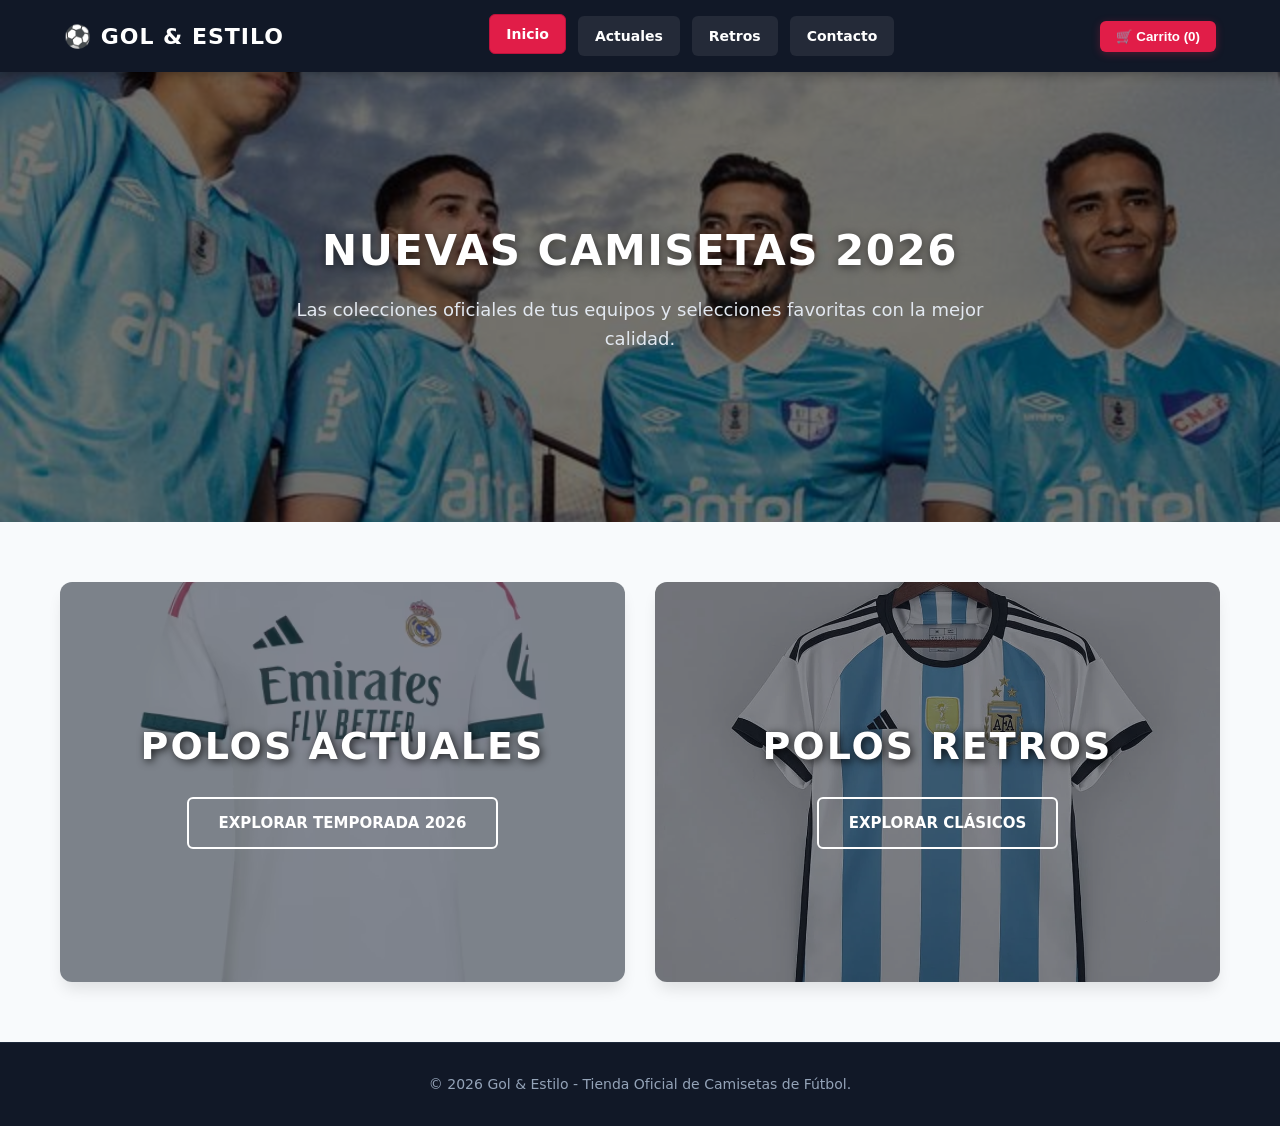
<file: index.html>
<!DOCTYPE html>
<html lang="es">
<head>
    <meta charset="UTF-8">
    <meta name="viewport" content="width=device-width, initial-scale=1.0">
    <title>Gol & Estilo | Tienda de Camisetas de Fútbol</title>
    <link rel="stylesheet" href="estil/lin.css">
</head>
<body>
    <header class="header-tienda">
        <div class="logo-tienda">
            <h1>⚽ GOL & ESTILO</h1>
        </div>
        <nav class="nav-tienda">
            <a href="lin.html" class="btn-nav activo">Inicio</a>
            <a href="html/actuales.html" class="btn-nav">Actuales</a>
            <a href="html/retros.html" class="btn-nav">Retros</a>
            <a href="html/contactame.html" class="btn-nav">Contacto</a>
        </nav>
        <div class="header-carrito">
            <button class="btn-carrito" onclick="abrirCarrito()">🛒 Carrito (<span id="cart-count">0</span>)</button>
        </div>
    </header>

    <main class="main-contenido">
        <section id="inicio" class="hero">
            <div class="carrusel-fondo">
                <div class="slide activo" style="background-image: url('img/fond.jpg');"></div>
                <div class="slide" style="background-image: url('https://images.unsplash.com/photo-1560272564-c83b66b1ad12?ixlib=rb-4.0.3&auto=format&fit=crop&w=1920&q=80');"></div>
                <div class="slide" style="background-image: url('https://images.unsplash.com/photo-1526232761682-d26e03ac148e?ixlib=rb-4.0.3&auto=format&fit=crop&w=1920&q=80');"></div>
            </div>
            <div class="hero-overlay">
                <h2>NUEVAS CAMISETAS 2026</h2>
                <p>Las colecciones oficiales de tus equipos y selecciones favoritas con la mejor calidad.</p>
            </div>
        </section>
        </section>
        <section class="botones-catalogo">
            <a href="html/actuales.html" class="recuadro-btn" style="background-image: url('img/camisa-real-madrid.jpg');">
                <div class="recuadro-overlay">
                    <h3>POLOS ACTUALES</h3>
                    <span class="btn-falso">Explorar Temporada 2026</span>
                </div>
            </a>
            <a href="html/retros.html" class="recuadro-btn" style="background-image: url('img/camisa-argentina.jpg');">
                <div class="recuadro-overlay">
                    <h3>POLOS RETROS</h3>
                    <span class="btn-falso">Explorar Clásicos</span>
                </div>
            </a>
        </section>
    </main>

    <div id="modal-carrito" class="modal-overlay">
        <div class="modal-content">
            <div class="modal-header">
                <h2>🛒 Tu Carrito de Compras</h2>
                <button class="btn-cerrar" onclick="cerrarCarrito()">&times;</button>
            </div>
            <div class="modal-body">
                <div id="carrito-lista"></div>
                <div id="carrito-vacio" class="mensaje-vacio">
                    <p>Tu carrito está vacío actualmente ⚽</p>
                </div>
            </div>
            <div class="modal-footer">
                <div class="resumen-total">
                    <span>Total a pagar:</span>
                    <strong id="carrito-total">$0.00 USD</strong>
                </div>
                <button class="btn-primary btn-checkout" onclick="procesarPago()">FINALIZAR COMPRA</button>
            </div>
        </div>
    </div>

    <footer class="footer-tienda">
        <p>&copy; 2026 Gol & Estilo - Tienda Oficial de Camisetas de Fútbol.</p>
    </footer>


    <script>

        let slideActual = 0;
        const slides = document.querySelectorAll('.carrusel-fondo .slide');
        function cambiarSlide() {
            if(slides.length > 0) {
                slides[slideActual].classList.remove('activo');
                slideActual = (slideActual + 1) % slides.length;
                slides[slideActual].classList.add('activo');
            }
        }
        if(slides.length > 0) { setInterval(cambiarSlide, 4000); }


        let carrito = JSON.parse(localStorage.getItem('carritoGolyEstilo')) || [];
        document.addEventListener('DOMContentLoaded', actualizarCarrito);

        function cambiarCantidad(index, cambio) {
            carrito[index].cantidad += cambio;
            if (carrito[index].cantidad <= 0) carrito.splice(index, 1);
            actualizarCarrito();
        }

        function eliminarItem(index) {
            carrito.splice(index, 1);
            actualizarCarrito();
        }

        function actualizarCarrito() {
            localStorage.setItem('carritoGolyEstilo', JSON.stringify(carrito));
            const listaHTML = document.getElementById('carrito-lista');
            const totalHTML = document.getElementById('carrito-total');
            const contadorHTML = document.getElementById('cart-count');
            const vacioHTML = document.getElementById('carrito-vacio');

            if(!listaHTML) return;
            listaHTML.innerHTML = '';
            let total = 0;
            let totalCantidad = 0;

            if (carrito.length === 0) {
                vacioHTML.style.display = 'block';
            } else {
                vacioHTML.style.display = 'none';
                carrito.forEach((item, index) => {
                    let subtotal = item.precio * item.cantidad;
                    total += subtotal;
                    totalCantidad += item.cantidad;

                    listaHTML.innerHTML += `
                        <div class="item-carrito">
                            <img src="${item.imagen}" alt="${item.nombre}" class="img-carrito">
                            <div class="info-item">
                                <h5 style="font-size:12px;">${item.nombre}</h5>
                                <p>$${item.precio.toFixed(2)} USD</p>
                            </div>
                            <div class="controles-cantidad">
                                <button onclick="cambiarCantidad(${index}, -1)">-</button>
                                <span>${item.cantidad}</span>
                                <button onclick="cambiarCantidad(${index}, 1)">+</button>
                            </div>
                            <button class="btn-eliminar" onclick="eliminarItem(${index})">🗑</button>
                        </div>
                    `;
                });
            }

            totalHTML.textContent = `$${total.toFixed(2)} USD`;
            contadorHTML.textContent = totalCantidad;
        }

        function abrirCarrito() { document.getElementById('modal-carrito').classList.add('activo'); }
        function cerrarCarrito() { document.getElementById('modal-carrito').classList.remove('activo'); }

        function procesarPago() {
            if (carrito.length === 0) {
                alert('El carrito está vacío.');
                return;
            }
            alert('🎉 ¡Gracias por tu compra en Gol & Estilo!');
            carrito = [];
            actualizarCarrito();
            cerrarCarrito();
        }
    </script>
</body>
</html>
</file>
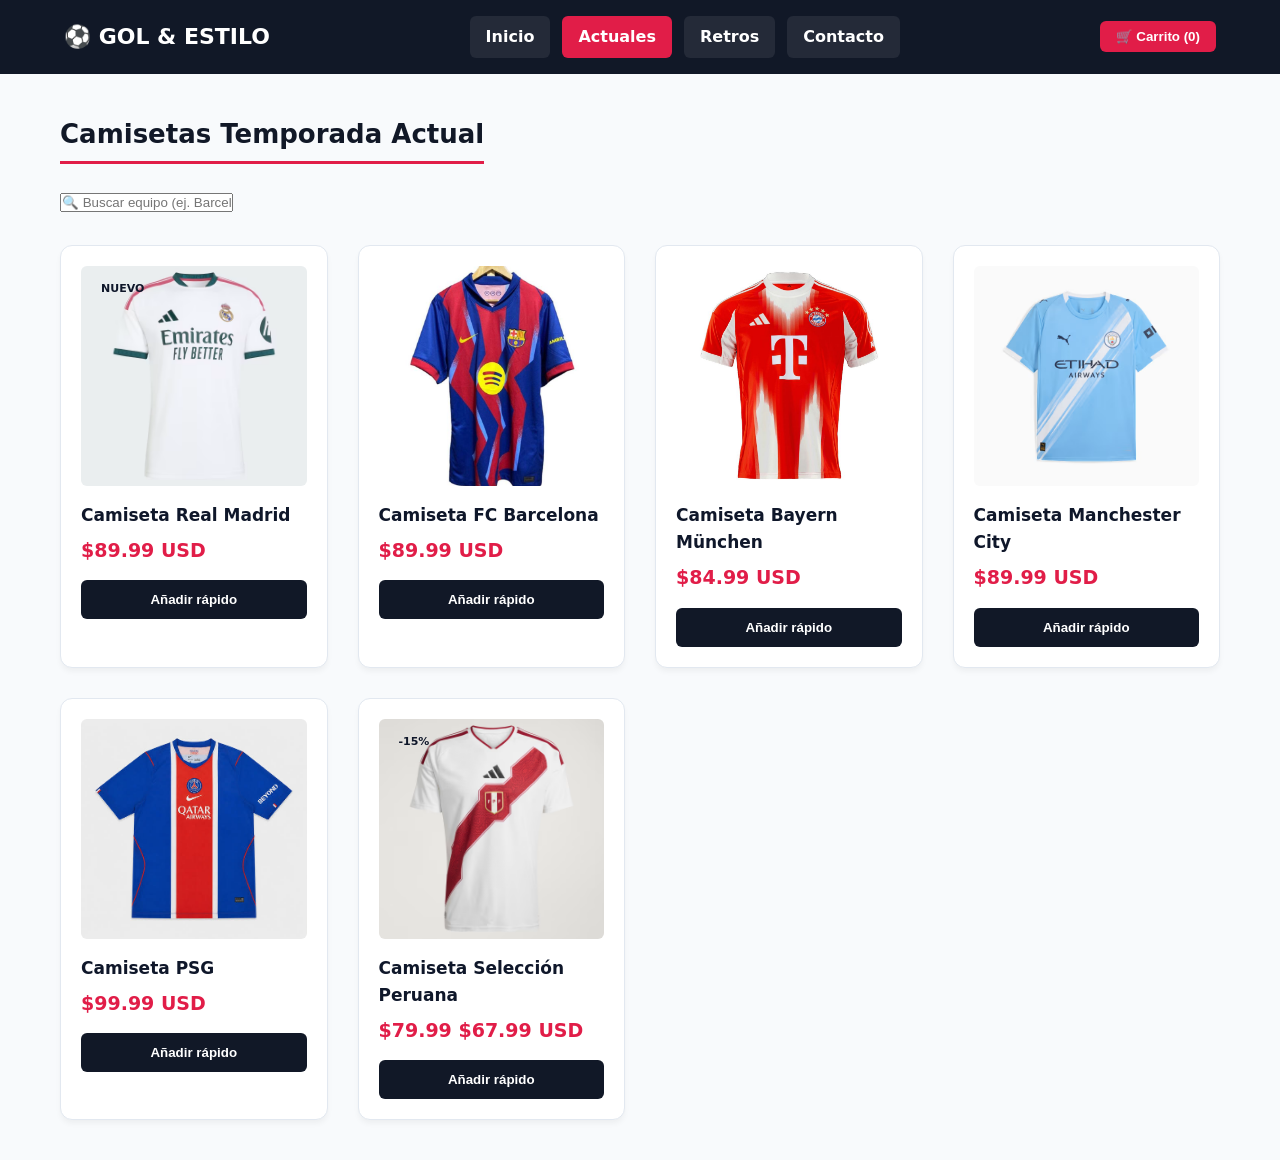
<file: html/actuales.html>
<!DOCTYPE html>
<html lang="es">
<head>
    <meta charset="UTF-8">
    <meta name="viewport" content="width=device-width, initial-scale=1.0">
    <title>Actuales | Gol & Estilo</title>
    <link rel="stylesheet" href="../estil/len.css">
</head>
<body>
    <header class="header-tienda">
        <div class="logo-tienda"><h1>⚽ GOL & ESTILO</h1></div>
        <nav class="nav-tienda">
            <a href="../index.html" class="btn-nav">Inicio</a>
            <a href="actuales.html" class="btn-nav activo">Actuales</a>
            <a href="retros.html" class="btn-nav">Retros</a>
            <a href="contactame.html" class="btn-nav">Contacto</a>
        </nav>
        <div class="header-carrito">
            <button class="btn-carrito" onclick="abrirCarrito()">🛒 Carrito (<span id="cart-count">0</span>)</button>
        </div>
    </header>

    <main class="main-contenido">
        <section class="productos" style="margin-top: 40px;">
            <h3 class="titulo-seccion">Camisetas Temporada Actual</h3>
            
            <div class="contenedor-buscador" style="margin: 0 0 30px 0; padding: 0;">
                <input type="text" id="input-buscar-camisa" onkeyup="filtrarCamisetas()" placeholder="🔍 Buscar equipo (ej. Barcelona, PSG)...">
            </div>

            <div class="grid-productos" id="grid-camisetas">
                
              
                <div class="card tarjeta-camisa" data-equipo="real madrid espana">
                    <!-- ENLACE A LA PÁGINA DE PRODUCTO -->
                    <a href="producto.html?nombre=Camiseta%20Real%20Madrid&precio=89.99&img=camisa-real-madrid.jpg" style="text-decoration: none; color: inherit;">
                        <div class="img-container">
                            <img src="../img/camisa-real-madrid.jpg" alt="Real Madrid" class="img-producto">
                            <span class="badge">NUEVO</span>
                        </div>
                        <h4>Camiseta Real Madrid</h4>
                    </a>
                
                    <p class="precio">$89.99 USD</p>
                    <button class="btn-card" onclick="agregarAlCarrito('Camiseta Real Madrid', 89.99, '../img/camisa-real-madrid.jpg')">Añadir rápido</button>
                </div>

         
                <div class="card tarjeta-camisa" data-equipo="barcelona barca espana">
                    <a href="producto.html?nombre=Camiseta%20FC%20Barcelona&precio=89.99&img=camisa-barcelona.jpg" style="text-decoration: none; color: inherit;">
                        <div class="img-container">
                            <img src="../img/camisa-barcelona.jpg" alt="Barcelona" class="img-producto">
                        </div>
                        <h4>Camiseta FC Barcelona</h4>
                    </a>
                    <p class="precio">$89.99 USD</p>
                    <button class="btn-card" onclick="agregarAlCarrito('Camiseta FC Barcelona', 89.99, '../img/camisa-barcelona.jpg')">Añadir rápido</button>
                </div>

          
                <div class="card tarjeta-camisa" data-equipo="bayern munchen alemania">
                    <a href="producto.html?nombre=Camiseta%20Bayern%20München&precio=84.99&img=camisa-bayern.jpg" style="text-decoration: none; color: inherit;">
                        <div class="img-container">
                            <img src="../img/camisa-bayern.jpg" alt="Bayern" class="img-producto">
                        </div>
                        <h4>Camiseta Bayern München</h4>
                    </a>
                    <p class="precio">$84.99 USD</p>
                    <button class="btn-card" onclick="agregarAlCarrito('Camiseta Bayern München', 84.99, '../img/camisa-bayern.jpg')">Añadir rápido</button>
                </div>

            
                <div class="card tarjeta-camisa" data-equipo="manchester city inglaterra">
                    <a href="producto.html?nombre=Camiseta%20Manchester%20City&precio=89.99&img=camisa-man-city.jpg" style="text-decoration: none; color: inherit;">
                        <div class="img-container">
                            <img src="../img/camisa-man-city.jpg" alt="Man City" class="img-producto">
                        </div>
                        <h4>Camiseta Manchester City</h4>
                    </a>
                    <p class="precio">$89.99 USD</p>
                    <button class="btn-card" onclick="agregarAlCarrito('Camiseta Manchester City', 89.99, '../img/camisa-man-city.jpg')">Añadir rápido</button>
                </div>

   
                <div class="card tarjeta-camisa" data-equipo="psg paris francia">
                    <a href="producto.html?nombre=Camiseta%20PSG&precio=99.99&img=camisa-psg.jpg" style="text-decoration: none; color: inherit;">
                        <div class="img-container">
                            <img src="../img/camisa-psg.jpg" alt="PSG" class="img-producto">
                        </div>
                        <h4>Camiseta PSG</h4>
                    </a>
                    <p class="precio">$99.99 USD</p>
                    <button class="btn-card" onclick="agregarAlCarrito('Camiseta PSG', 99.99, '../img/camisa-psg.jpg')">Añadir rápido</button>
                </div>

    
                <div class="card tarjeta-camisa" data-equipo="peru seleccion">
                    <a href="producto.html?nombre=Camiseta%20Selección%20Peruana&precio=67.99&img=camisa-peru.jpg" style="text-decoration: none; color: inherit;">
                        <div class="img-container">
                            <img src="../img/camisa-peru.jpg" alt="Perú" class="img-producto">
                            <span class="badge oferta">-15%</span>
                        </div>
                        <h4>Camiseta Selección Peruana</h4>
                    </a>
                    <p class="precio"><span class="precio-anterior">$79.99</span> $67.99 USD</p>
                    <button class="btn-card" onclick="agregarAlCarrito('Camiseta Selección Peruana', 67.99, '../img/camisa-peru.jpg')">Añadir rápido</button>
                </div>

            </div>
            <p id="sin-resultados" class="mensaje-vacio" style="display: none;">No se encontraron camisetas ⚽</p>
        </section>
    </main>


    <div id="modal-carrito" class="modal-overlay">
        <div class="modal-content">
            <div class="modal-header">
                <h2>🛒 Tu Carrito</h2>
                <button class="btn-cerrar" onclick="cerrarCarrito()">&times;</button>
            </div>
            <div class="modal-body">
                <div id="carrito-lista"></div>
                <div id="carrito-vacio" class="mensaje-vacio"><p>Tu carrito está vacío ⚽</p></div>
            </div>
            <div class="modal-footer">
                <div class="resumen-total"><span>Total:</span><strong id="carrito-total">$0.00 USD</strong></div>
                <button class="btn-primary btn-checkout" onclick="procesarPago()">COMPRAR</button>
            </div>
        </div>
    </div>

  
    <script>
        let carrito = JSON.parse(localStorage.getItem('carritoGolyEstilo')) || [];
        document.addEventListener('DOMContentLoaded', actualizarCarrito);

        function filtrarCamisetas() {
            let busqueda = document.getElementById('input-buscar-camisa').value.toLowerCase();
            let tarjetas = document.querySelectorAll('.tarjeta-camisa');
            let visibles = 0;
            tarjetas.forEach(t => {
                if (t.getAttribute('data-equipo').toLowerCase().includes(busqueda) || t.querySelector('h4').textContent.toLowerCase().includes(busqueda)) {
                    t.style.display = "flex"; visibles++;
                } else { t.style.display = "none"; }
            });
            document.getElementById('sin-resultados').style.display = (visibles === 0) ? "block" : "none";
        }

        function agregarAlCarrito(nombreItem, precioItem, imagenItem) {
            let item = carrito.find(i => i.nombre === nombreItem);
            if (item) item.cantidad++; else carrito.push({ nombre: nombreItem, precio: precioItem, imagen: imagenItem, cantidad: 1 });
            actualizarCarrito(); abrirCarrito();
        }
        function cambiarCantidad(index, cambio) {
            carrito[index].cantidad += cambio;
            if (carrito[index].cantidad <= 0) carrito.splice(index, 1);
            actualizarCarrito();
        }
        function eliminarItem(index) { carrito.splice(index, 1); actualizarCarrito(); }
        
        function actualizarCarrito() {
            localStorage.setItem('carritoGolyEstilo', JSON.stringify(carrito));
            const lista = document.getElementById('carrito-lista');
            let total = 0, totalCant = 0;
            if(!lista) return; 
            lista.innerHTML = '';

            if (carrito.length === 0) {
                document.getElementById('carrito-vacio').style.display = 'block';
            } else {
                document.getElementById('carrito-vacio').style.display = 'none';
                carrito.forEach((item, i) => {
                    total += item.precio * item.cantidad; totalCant += item.cantidad;
                    lista.innerHTML += `
                        <div class="item-carrito">
                            <img src="${item.imagen}" class="img-carrito">
                            <div class="info-item"><h5>${item.nombre}</h5><p>$${item.precio.toFixed(2)}</p></div>
                            <div class="controles-cantidad">
                                <button onclick="cambiarCantidad(${i}, -1)">-</button><span>${item.cantidad}</span><button onclick="cambiarCantidad(${i}, 1)">+</button>
                            </div>
                            <button class="btn-eliminar" onclick="eliminarItem(${i})">🗑</button>
                        </div>`;
                });
            }
            document.getElementById('carrito-total').textContent = `$${total.toFixed(2)} USD`;
            document.getElementById('cart-count').textContent = totalCant;
        }
        function abrirCarrito() { document.getElementById('modal-carrito').classList.add('activo'); }
        function cerrarCarrito() { document.getElementById('modal-carrito').classList.remove('activo'); }
        function procesarPago() { 
            if(carrito.length > 0){
                alert('¡Gracias por tu compra!'); carrito = []; actualizarCarrito(); cerrarCarrito();
            } 
        }
    </script>
</body>
</html>
</file>
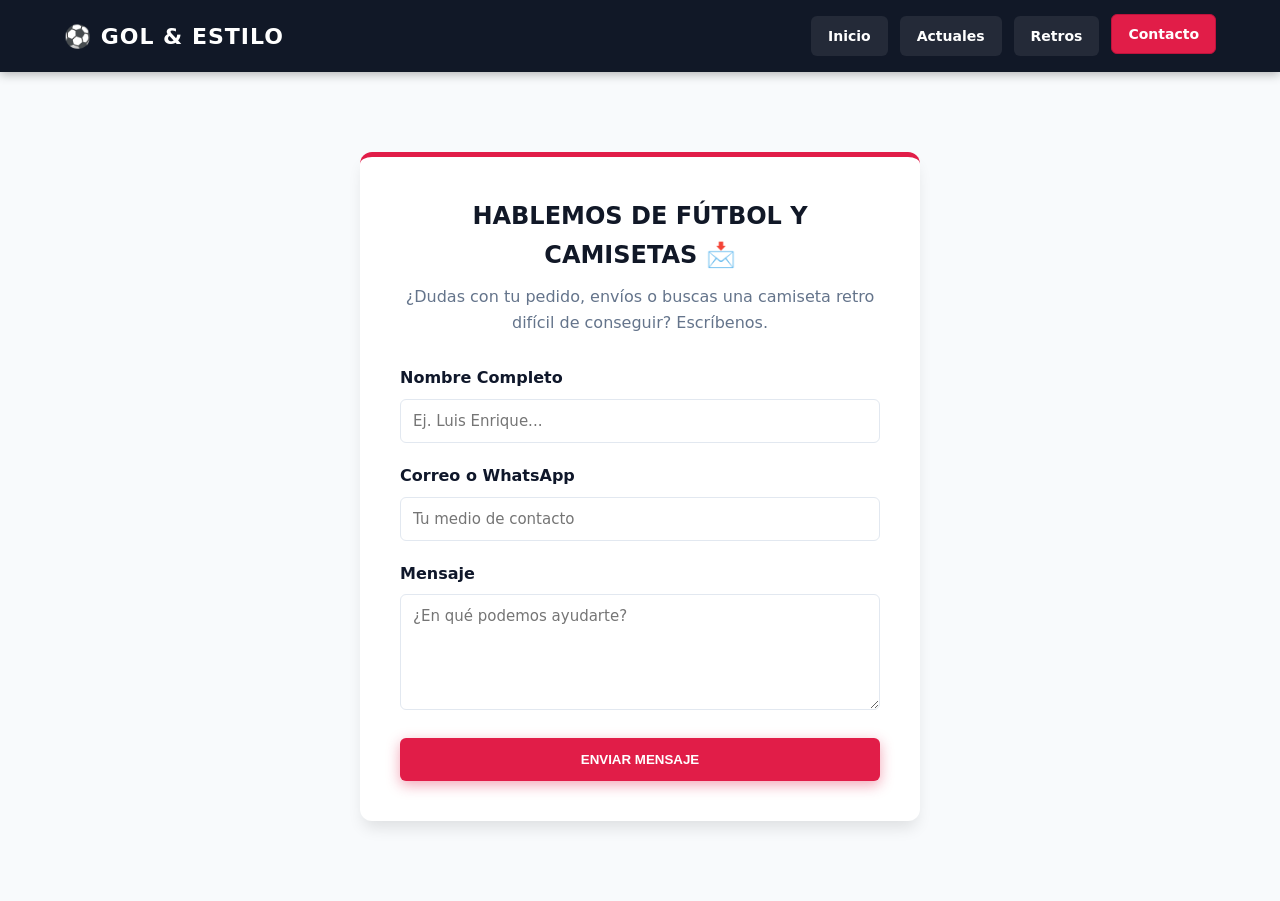
<file: html/contactame.html>
<!DOCTYPE html>
<html lang="es">
<head>
    <meta charset="UTF-8">
    <meta name="viewport" content="width=device-width, initial-scale=1.0">
    <title>Contáctanos | Gol & Estilo</title>
    <link rel="stylesheet" href="../estil/cont.css">
    <link rel="stylesheet" href="../estil/lin.css">
</head>
<body>
    <header class="header-tienda">
        <div class="logo-tienda"><h1>⚽ GOL & ESTILO</h1></div>
        <nav class="nav-tienda">
            <a href="../index.html" class="btn-nav">Inicio</a>
            <a href="actuales.html" class="btn-nav">Actuales</a>
            <a href="retros.html" class="btn-nav">Retros</a>
            <a href="contactame.html" class="btn-nav activo">Contacto</a>
        </nav>
    </header>

    <main class="main-contacto">
        <div class="contacto-caja">
            <h2>HABLEMOS DE FÚTBOL Y CAMISETAS 📩</h2>
            <p>¿Dudas con tu pedido, envíos o buscas una camiseta retro difícil de conseguir? Escríbenos.</p>

            <form class="form-contacto" onsubmit="enviarMensaje(event)">
                <div class="input-group">
                    <label>Nombre Completo</label>
                    <input type="text" id="nombre" placeholder="Ej. Luis Enrique..." required>
                </div>
                <div class="input-group">
                    <label>Correo o WhatsApp</label>
                    <input type="text" placeholder="Tu medio de contacto" required>
                </div>
                <div class="input-group">
                    <label>Mensaje</label>
                    <textarea rows="5" placeholder="¿En qué podemos ayudarte?" required></textarea>
                </div>
                <button type="submit" class="btn-primary" style="width: 100%;">ENVIAR MENSAJE</button>
            </form>
        </div>
    </main>

    <script>
        function enviarMensaje(e) {
            e.preventDefault();
            const nombre = document.getElementById('nombre').value;
            alert(`¡Gracias ${nombre}! Hemos recibido tu mensaje y te contactaremos en breve.`);
            e.target.reset();
        }
    </script>
</body>
</html>
</file>
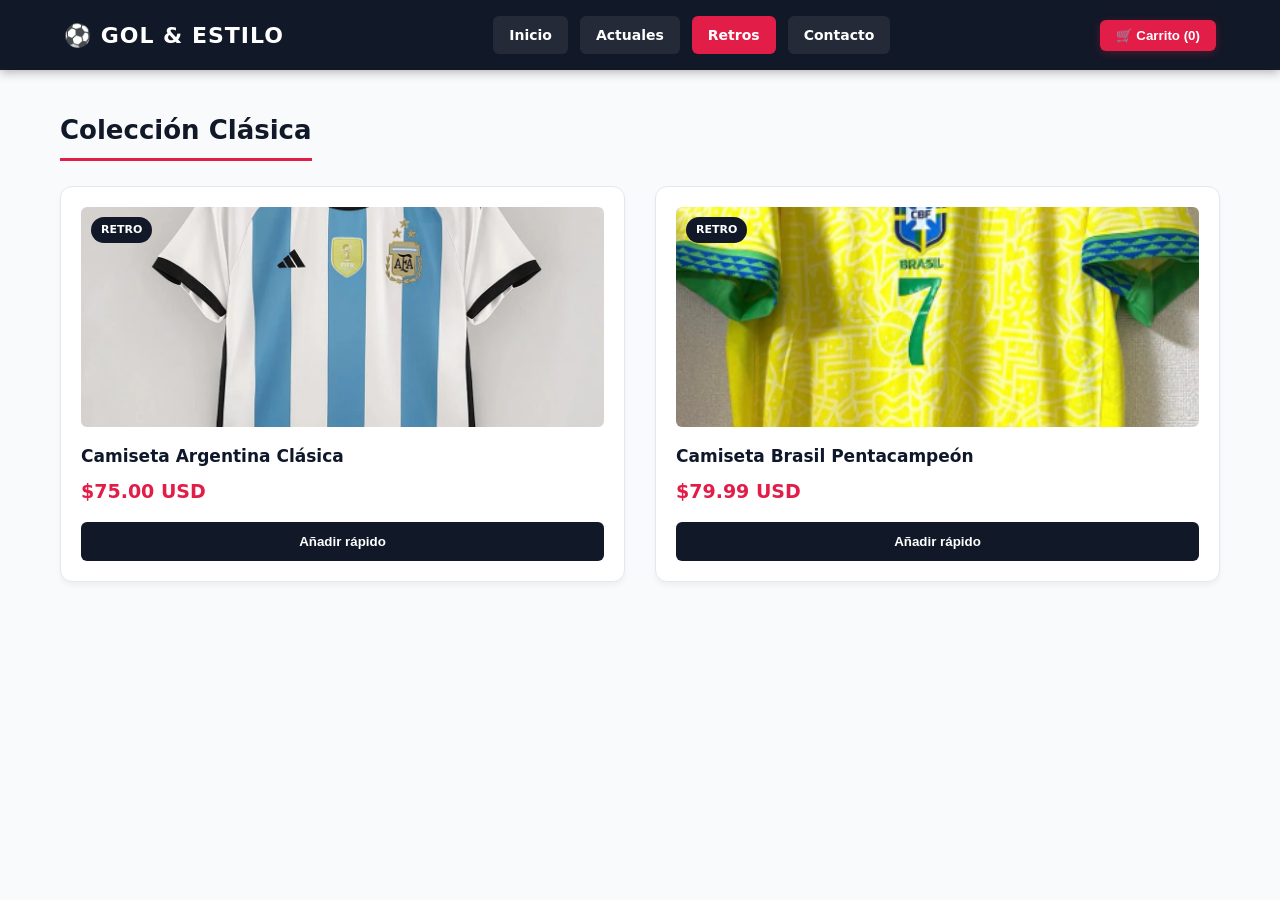
<file: html/retros.html>
<!DOCTYPE html>
<html lang="es">
<head>
    <meta charset="UTF-8">
    <meta name="viewport" content="width=device-width, initial-scale=1.0">
    <title>Retros | Gol & Estilo</title>
    <link rel="stylesheet" href="../estil/lan.css">
</head>
<body>
    <header class="header-tienda">
        <div class="logo-tienda"><h1>⚽ GOL & ESTILO</h1></div>
        <nav class="nav-tienda">
            <a href="../index.html" class="btn-nav">Inicio</a>
            <a href="actuales.html" class="btn-nav">Actuales</a>
            <a href="retros.html" class="btn-nav activo">Retros</a>
            <a href="contactame.html" class="btn-nav">Contacto</a>
        </nav>
        <div class="header-carrito">
            <button class="btn-carrito" onclick="abrirCarrito()">🛒 Carrito (<span id="cart-count">0</span>)</button>
        </div>
    </header>

    <main class="main-contenido">
        <section class="productos" style="margin-top: 40px;">
            <h3 class="titulo-seccion">Colección Clásica</h3>
            
            <div class="grid-productos" id="grid-camisetas">
                

                <div class="card tarjeta-camisa" data-equipo="argentina seleccion albiceleste maradona 1986">
                    <a href="producto.html?nombre=Camiseta%20Argentina%20Clásica&precio=75.00&img=camisa-argentina.jpg" style="text-decoration: none; color: inherit;">
                        <div class="img-container">
                            <img src="../img/camisa-argentina.jpg" alt="Argentina" class="img-producto">
                            <span class="badge retro">RETRO</span>
                        </div>
                        <h4>Camiseta Argentina Clásica</h4>
                    </a>
                    <p class="precio">$75.00 USD</p>
                    <button class="btn-card" onclick="agregarAlCarrito('Camiseta Argentina Clásica', 75.00, '../img/camisa-argentina.jpg')">Añadir rápido</button>
                </div>


                <div class="card tarjeta-camisa" data-equipo="brasil seleccion verdeamarela 2002">
                    <a href="producto.html?nombre=Camiseta%20Brasil%20Pentacampeón&precio=79.99&img=camisa-brasil.jpg" style="text-decoration: none; color: inherit;">
                        <div class="img-container">
                            <img src="../img/camisa-brasil.jpg" alt="Brasil" class="img-producto">
                            <span class="badge retro">RETRO</span>
                        </div>
                        <h4>Camiseta Brasil Pentacampeón</h4>
                    </a>
                    <p class="precio">$79.99 USD</p>
                    <button class="btn-card" onclick="agregarAlCarrito('Camiseta Brasil Pentacampeón', 79.99, '../img/camisa-brasil.jpg')">Añadir rápido</button>
                </div>

            </div>
        </section>
    </main>


    <div id="modal-carrito" class="modal-overlay">
        <div class="modal-content">
            <div class="modal-header">
                <h2>🛒 Tu Carrito</h2>
                <button class="btn-cerrar" onclick="cerrarCarrito()">&times;</button>
            </div>
            <div class="modal-body">
                <div id="carrito-lista"></div>
                <div id="carrito-vacio" class="mensaje-vacio"><p>Tu carrito está vacío ⚽</p></div>
            </div>
            <div class="modal-footer">
                <div class="resumen-total"><span>Total:</span><strong id="carrito-total">$0.00 USD</strong></div>
                <button class="btn-primary btn-checkout" onclick="procesarPago()">COMPRAR</button>
            </div>
        </div>
    </div>


    <script>
        let carrito = JSON.parse(localStorage.getItem('carritoGolyEstilo')) || [];
        document.addEventListener('DOMContentLoaded', actualizarCarrito);

        function agregarAlCarrito(nombreItem, precioItem, imagenItem) {
            let item = carrito.find(i => i.nombre === nombreItem);
            if (item) item.cantidad++; else carrito.push({ nombre: nombreItem, precio: precioItem, imagen: imagenItem, cantidad: 1 });
            actualizarCarrito(); abrirCarrito();
        }
        function cambiarCantidad(index, cambio) {
            carrito[index].cantidad += cambio;
            if (carrito[index].cantidad <= 0) carrito.splice(index, 1);
            actualizarCarrito();
        }
        function eliminarItem(index) { carrito.splice(index, 1); actualizarCarrito(); }
        
        function actualizarCarrito() {
            localStorage.setItem('carritoGolyEstilo', JSON.stringify(carrito));
            const lista = document.getElementById('carrito-lista');
            let total = 0, totalCant = 0;
            if(!lista) return; 
            lista.innerHTML = '';

            if (carrito.length === 0) {
                document.getElementById('carrito-vacio').style.display = 'block';
            } else {
                document.getElementById('carrito-vacio').style.display = 'none';
                carrito.forEach((item, i) => {
                    total += item.precio * item.cantidad; totalCant += item.cantidad;
                    lista.innerHTML += `
                        <div class="item-carrito">
                            <img src="${item.imagen}" class="img-carrito">
                            <div class="info-item"><h5>${item.nombre}</h5><p>$${item.precio.toFixed(2)}</p></div>
                            <div class="controles-cantidad">
                                <button onclick="cambiarCantidad(${i}, -1)">-</button><span>${item.cantidad}</span><button onclick="cambiarCantidad(${i}, 1)">+</button>
                            </div>
                            <button class="btn-eliminar" onclick="eliminarItem(${i})">🗑</button>
                        </div>`;
                });
            }
            document.getElementById('carrito-total').textContent = `$${total.toFixed(2)} USD`;
            document.getElementById('cart-count').textContent = totalCant;
        }
        function abrirCarrito() { document.getElementById('modal-carrito').classList.add('activo'); }
        function cerrarCarrito() { document.getElementById('modal-carrito').classList.remove('activo'); }
        function procesarPago() { 
            if(carrito.length > 0){
                alert('¡Gracias por tu compra!'); carrito = []; actualizarCarrito(); cerrarCarrito();
            } 
        }
    </script>
</body>
</html>
</file>
<file: estil/lin.css>
*,
*::before,
*::after {
    box-sizing: border-box;
    margin: 0;
    padding: 0;
}

:root {
    --primary-color: #111827;       
    --accent-color: #e11d48;        
    --accent-hover: #be123c;        
    --bg-main: #f8fafc;             
    --bg-card: #ffffff;            
    --text-main: #0f172a;           
    --text-muted: #64748b;          
    --border-color: #e2e8f0;        
    --shadow-sm: 0 4px 6px -1px rgba(0, 0, 0, 0.05);
    --shadow-md: 0 10px 15px -3px rgba(0, 0, 0, 0.1);
    --radius-md: 12px;
    --radius-sm: 6px;
}

body {
    font-family: 'Segoe UI', system-ui, -apple-system, Roboto, sans-serif;
    background-color: var(--bg-main);
    color: var(--text-main);
    line-height: 1.6;
    -webkit-font-smoothing: antialiased;
}


.header-tienda {
    background-color: var(--primary-color);
    color: #ffffff;
    padding: 16px 5%;
    display: flex;
    justify-content: space-between;
    align-items: center;
    position: sticky;
    top: 0;
    z-index: 1000;
    box-shadow: 0 2px 10px rgba(0, 0, 0, 0.3);
}

.logo-tienda h1 {
    font-size: 22px;
    font-weight: 800;
    letter-spacing: 1px;
    color: #ffffff;
}

.nav-tienda {
    display: flex;
    gap: 12px;
}

.btn-nav {
    display: inline-block;
    background-color: rgba(255, 255, 255, 0.08);
    color: #ffffff;
    text-decoration: none;
    font-weight: 600;
    font-size: 14px;
    padding: 8px 16px;
    border-radius: var(--radius-sm);
    border: 1px solid transparent;
    transition: all 0.2s ease-in-out;
}

.btn-nav:hover, .btn-nav.activo {
    background-color: var(--accent-color);
    border-color: var(--accent-hover);
    color: #ffffff;
    transform: translateY(-2px);
}

.btn-carrito {
    background-color: var(--accent-color);
    color: #ffffff;
    border: none;
    padding: 8px 16px;
    border-radius: var(--radius-sm);
    cursor: pointer;
    font-weight: 600;
    transition: all 0.2s ease;
    box-shadow: 0 2px 8px rgba(225, 29, 72, 0.3);
}

.btn-carrito:hover {
    background-color: var(--accent-hover);
    transform: translateY(-2px);
}


.btn-primary {
    display: inline-block;
    background-color: var(--accent-color);
    color: #ffffff;
    padding: 14px 32px;
    font-weight: 700;
    text-decoration: none;
    border-radius: var(--radius-sm);
    box-shadow: 0 4px 14px rgba(225, 29, 72, 0.4);
    transition: background-color 0.2s, transform 0.2s;
    border: none;
    cursor: pointer;
}

.btn-primary:hover {
    background-color: var(--accent-hover);
    transform: translateY(-2px);
}


.hero {
    position: relative;
    height: 450px;
    display: flex;
    align-items: center;
    justify-content: center;
    text-align: center;
    overflow: hidden;
    color: #ffffff;
    background-color: #000;
}

.carrusel-fondo {
    position: absolute;
    top: 0;
    left: 0;
    width: 100%;
    height: 100%;
    z-index: 1;
}

.carrusel-fondo .slide {
    position: absolute;
    top: 0;
    left: 0;
    width: 100%;
    height: 100%;
    background-size: cover;
    background-position: center;
    opacity: 0;
    transition: opacity 1.5s ease-in-out;
}

.carrusel-fondo .slide.activo {
    opacity: 0.45;
}

.hero-overlay {
    position: relative;
    z-index: 2;
    max-width: 800px;
    padding: 0 20px;
}

.hero h2 {
    font-size: 42px;
    font-weight: 900;
    letter-spacing: 1.5px;
    margin-bottom: 12px;
    text-transform: uppercase;
    text-shadow: 0 2px 10px rgba(0, 0, 0, 0.5);
}

.hero p {
    font-size: 18px;
    color: #e2e8f0;
    margin-bottom: 24px;
}


.botones-catalogo {
    max-width: 1200px;
    margin: 60px auto;
    padding: 0 20px;
    display: grid;
    grid-template-columns: 1fr 1fr;
    gap: 30px;
}

.recuadro-btn {
    position: relative;
    display: block;
    height: 400px;
    border-radius: var(--radius-md);
    overflow: hidden;
    text-decoration: none;
    background-size: cover;
    background-position: center;
    box-shadow: var(--shadow-md);
    transition: transform 0.3s ease, box-shadow 0.3s ease;
}

.recuadro-btn:hover {
    transform: translateY(-8px);
    box-shadow: 0 15px 25px -5px rgba(0, 0, 0, 0.2);
}

.recuadro-overlay {
    position: absolute;
    top: 0; left: 0; right: 0; bottom: 0;
    background: rgba(17, 24, 39, 0.5);
    display: flex;
    flex-direction: column;
    justify-content: center;
    align-items: center;
    color: #ffffff;
    transition: background 0.3s ease;
}

.recuadro-btn:hover .recuadro-overlay {
    background: rgba(225, 29, 72, 0.7);
}

.recuadro-overlay h3 {
    font-size: 38px;
    font-weight: 900;
    letter-spacing: 2px;
    margin-bottom: 20px;
    text-transform: uppercase;
    text-shadow: 2px 2px 8px rgba(0,0,0,0.8);
    text-align: center;
}

.btn-falso {
    background-color: transparent;
    color: #ffffff;
    border: 2px solid #ffffff;
    padding: 12px 30px;
    border-radius: var(--radius-sm);
    font-weight: 700;
    text-transform: uppercase;
    font-size: 15px;
    transition: all 0.3s ease;
}

.recuadro-btn:hover .btn-falso {
    background-color: #ffffff;
    color: var(--accent-color);
    border-color: #ffffff;
    transform: scale(1.05);
}


.modal-overlay {
    position: fixed;
    top: 0;
    left: 0;
    width: 100%;
    height: 100%;
    background: rgba(0, 0, 0, 0.6);
    backdrop-filter: blur(4px);
    z-index: 2000;
    display: flex;
    justify-content: flex-end;
    opacity: 0;
    pointer-events: none;
    transition: opacity 0.3s ease;
}

.modal-overlay.activo {
    opacity: 1;
    pointer-events: auto;
}

.modal-content {
    background: #ffffff;
    width: 100%;
    max-width: 420px;
    height: 100%;
    display: flex;
    flex-direction: column;
    box-shadow: -5px 0 25px rgba(0, 0, 0, 0.2);
    transform: translateX(100%);
    transition: transform 0.3s ease;
}

.modal-overlay.activo .modal-content {
    transform: translateX(0);
}

.modal-header {
    background: var(--primary-color);
    color: #ffffff;
    padding: 20px;
    display: flex;
    justify-content: space-between;
    align-items: center;
}

.modal-header h2 {
    font-size: 18px;
    font-weight: 700;
}

.btn-cerrar {
    background: transparent;
    border: none;
    color: #ffffff;
    font-size: 24px;
    cursor: pointer;
}

.modal-body {
    padding: 20px;
    flex-grow: 1;
    overflow-y: auto;
}

.item-carrito {
    display: flex;
    align-items: center;
    gap: 12px;
    padding: 12px 0;
    border-bottom: 1px solid #e2e8f0;
}

.img-carrito {
    width: 55px;
    height: 55px;
    object-fit: cover;
    border-radius: 6px;
    background: #f1f5f9;
}

.info-item h5 {
    font-size: 14px;
    font-weight: 700;
    margin-bottom: 2px;
    color: var(--text-main);
}

.info-item p {
    font-size: 13px;
    color: var(--accent-color);
    font-weight: 700;
}

.controles-cantidad {
    display: flex;
    align-items: center;
    gap: 8px;
    margin-left: auto;
}

.controles-cantidad button {
    background: #f1f5f9;
    border: 1px solid #cbd5e1;
    width: 26px;
    height: 26px;
    border-radius: 4px;
    cursor: pointer;
    font-weight: bold;
    color: var(--text-main);
}

.controles-cantidad span {
    color: var(--text-main);
}

.btn-eliminar {
    background: transparent;
    border: none;
    cursor: pointer;
    font-size: 16px;
}

.mensaje-vacio {
    text-align: center;
    color: var(--text-muted);
    margin-top: 40px;
}

.modal-footer {
    padding: 20px;
    border-top: 1px solid #e2e8f0;
    background: #f8fafc;
}

.resumen-total {
    display: flex;
    justify-content: space-between;
    font-size: 18px;
    margin-bottom: 15px;
    color: var(--text-main);
}

.btn-checkout {
    width: 100%;
    text-align: center;
}

/* FOOTER */
.footer-tienda {
    background-color: var(--primary-color);
    color: #94a3b8;
    padding: 30px 20px;
    text-align: center;
    font-size: 14px;
    border-top: 1px solid #1e293b;
    margin-top: 40px;
}


@media (max-width: 768px) {
    .header-tienda {
        flex-direction: column;
        gap: 15px;
    }

    .nav-tienda {
        flex-wrap: wrap;
        justify-content: center;
    }

    .hero h2 {
        font-size: 28px;
    }

    .botones-catalogo {
        grid-template-columns: 1fr;
        gap: 20px;
    }

    .recuadro-btn {
        height: 250px;
    }

    .recuadro-overlay h3 {
        font-size: 28px;
    }
}
</file>
<file: estil/len.css>
*, *::before, *::after { box-sizing: border-box; margin: 0; padding: 0; }

:root {
    --primary-color: #111827;
    --accent-color: #e11d48;
    --bg-main: #f8fafc;
    --bg-card: #ffffff;
    --text-main: #0f172a;
    --text-muted: #64748b;
    --border-color: #e2e8f0;
    --shadow-sm: 0 4px 6px -1px rgba(0, 0, 0, 0.05);
    --shadow-md: 0 10px 15px -3px rgba(0, 0, 0, 0.1);
    --radius-md: 12px;
    --radius-sm: 6px;
}

body {
    font-family: 'Segoe UI', system-ui, sans-serif;
    background-color: var(--bg-main);
    color: var(--text-main);
    line-height: 1.6;
}


.header-tienda {
    background-color: var(--primary-color); color: #ffffff; padding: 16px 5%;
    display: flex; justify-content: space-between; align-items: center;
    position: sticky; top: 0; z-index: 1000;
}

.logo-tienda h1 { font-size: 22px; font-weight: 800; }
.nav-tienda { display: flex; gap: 12px; }

.btn-nav {
    background-color: rgba(255, 255, 255, 0.08); color: #ffffff; text-decoration: none;
    font-weight: 600; padding: 8px 16px; border-radius: var(--radius-sm);
}

.btn-nav:hover, .btn-nav.activo { background-color: var(--accent-color); }

.btn-carrito {
    background-color: var(--accent-color); color: #ffffff; border: none;
    padding: 8px 16px; border-radius: var(--radius-sm); cursor: pointer; font-weight: 600;
}


.productos { max-width: 1200px; margin: 40px auto; padding: 0 20px; }
.titulo-seccion {
    font-size: 26px; font-weight: 800; margin-bottom: 25px;
    color: var(--primary-color); border-bottom: 3px solid var(--accent-color);
    display: inline-block; padding-bottom: 6px;
}

.grid-productos { display: grid; grid-template-columns: repeat(auto-fit, minmax(260px, 1fr)); gap: 30px; }

.card {
    background: var(--bg-card); border: 1px solid var(--border-color);
    border-radius: var(--radius-md); padding: 20px; box-shadow: var(--shadow-sm);
    transition: transform 0.25s;
}
.card:hover { transform: translateY(-6px); box-shadow: var(--shadow-md); }

.img-container {
    position: relative; height: 220px; background-color: #f1f5f9;
    border-radius: var(--radius-sm); overflow: hidden; margin-bottom: 16px;
    display: flex; align-items: center; justify-content: center;
}

.img-producto { width: 100%; height: 100%; object-fit: cover; }

.badge {
    position: absolute; top: 10px; left: 10px; font-size: 11px; font-weight: 700;
    padding: 4px 10px; border-radius: 20px;
}

.badge.retro { background-color: #eab308; color: #422006; }

.card h4 { font-size: 17px; margin-bottom: 6px; }
.precio { font-size: 19px; font-weight: 800; color: var(--accent-color); margin-bottom: 15px; }

.btn-card {
    width: 100%; background-color: var(--primary-color); color: #ffffff; border: none;
    padding: 12px; border-radius: var(--radius-sm); font-weight: 700; cursor: pointer;
}
.btn-card:hover { background-color: var(--accent-color); }


.modal-overlay {
    position: fixed; top: 0; left: 0; width: 100%; height: 100%;
    background: rgba(0,0,0,0.6); z-index: 2000; display: flex; justify-content: flex-end;
    opacity: 0; pointer-events: none; transition: opacity 0.3s;
}
.modal-overlay.activo { opacity: 1; pointer-events: auto; }
.modal-content {
    background: #ffffff; width: 100%; max-width: 420px; height: 100%;
    display: flex; flex-direction: column; transform: translateX(100%); transition: transform 0.3s;
}
.modal-overlay.activo .modal-content { transform: translateX(0); }

.modal-header { background: var(--primary-color); color: #fff; padding: 20px; display: flex; justify-content: space-between; }
.btn-cerrar { background: transparent; border: none; color: #fff; font-size: 24px; cursor: pointer; }
.modal-body { padding: 20px; flex-grow: 1; overflow-y: auto; }
.item-carrito { display: flex; gap: 12px; padding: 12px 0; border-bottom: 1px solid #e2e8f0; align-items: center; }
.img-carrito { width: 55px; height: 55px; border-radius: 6px; object-fit: cover; }
.info-item h5 { font-size: 14px; } .info-item p { color: var(--accent-color); font-weight: bold; }
.controles-cantidad { display: flex; gap: 8px; margin-left: auto; align-items: center; }
.controles-cantidad button { width: 26px; height: 26px; cursor: pointer; }
.btn-eliminar { background: transparent; border: none; cursor: pointer; font-size: 16px; }
.modal-footer { padding: 20px; background: #f8fafc; border-top: 1px solid #e2e8f0; }
.resumen-total { display: flex; justify-content: space-between; font-size: 18px; margin-bottom: 15px; font-weight: bold; }
.btn-checkout { width: 100%; background: var(--accent-color); color: #fff; border: none; padding: 14px; font-weight: bold; border-radius: 6px; cursor: pointer; }
</file>
<file: estil/cont.css>
.main-contacto {
    max-width: 600px;
    margin: 80px auto;
    padding: 0 20px;
}

.contacto-caja {
    background: var(--bg-card);
    padding: 40px;
    border-radius: var(--radius-md);
    box-shadow: var(--shadow-md);
    border-top: 5px solid var(--accent-color);
    text-align: center;
}

.contacto-caja h2 {
    font-size: 24px;
    color: var(--primary-color);
    margin-bottom: 10px;
    font-weight: 900;
}

.contacto-caja p {
    color: var(--text-muted);
    margin-bottom: 30px;
}

.form-contacto {
    text-align: left;
}

.input-group {
    margin-bottom: 20px;
}

.input-group label {
    display: block;
    font-weight: 700;
    margin-bottom: 8px;
    color: var(--text-main);
}

.input-group input, .input-group textarea {
    width: 100%;
    padding: 12px;
    border: 1px solid var(--border-color);
    border-radius: var(--radius-sm);
    font-family: inherit;
    font-size: 15px;
    outline: none;
    transition: border-color 0.3s;
}

.input-group input:focus, .input-group textarea:focus {
    border-color: var(--accent-color);
}
</file>
<file: estil/lan.css>
*, *::before, *::after { box-sizing: border-box; margin: 0; padding: 0; }

:root {
    --primary-color: #111827;
    --accent-color: #e11d48;
    --accent-hover: #be123c;
    --bg-main: #f8fafc;
    --bg-card: #ffffff;
    --text-main: #0f172a;
    --text-muted: #64748b;
    --border-color: #e2e8f0;
    --shadow-sm: 0 4px 6px -1px rgba(0, 0, 0, 0.05);
    --shadow-md: 0 10px 15px -3px rgba(0, 0, 0, 0.1);
    --radius-md: 12px;
    --radius-sm: 6px;
}

body {
    font-family: 'Segoe UI', system-ui, -apple-system, sans-serif;
    background-color: var(--bg-main);
    color: var(--text-main);
    line-height: 1.6;
}


.header-tienda {
    background-color: var(--primary-color);
    color: #ffffff;
    padding: 16px 5%;
    display: flex;
    justify-content: space-between;
    align-items: center;
    position: sticky;
    top: 0;
    z-index: 1000;
    box-shadow: 0 2px 10px rgba(0, 0, 0, 0.3);
}

.logo-tienda h1 { font-size: 22px; font-weight: 800; letter-spacing: 1px; }

.nav-tienda { display: flex; gap: 12px; }

.btn-nav {
    background-color: rgba(255, 255, 255, 0.08);
    color: #ffffff;
    text-decoration: none;
    font-weight: 600;
    font-size: 14px;
    padding: 8px 16px;
    border-radius: var(--radius-sm);
    transition: all 0.2s;
}

.btn-nav:hover, .btn-nav.activo {
    background-color: var(--accent-color);
    color: #ffffff;
}

.btn-carrito {
    background-color: var(--accent-color);
    color: #ffffff;
    border: none;
    padding: 8px 16px;
    border-radius: var(--radius-sm);
    cursor: pointer;
    font-weight: 600;
    box-shadow: 0 2px 8px rgba(225, 29, 72, 0.3);
}


.productos { max-width: 1200px; margin: 40px auto; padding: 0 20px; }
.titulo-seccion {
    font-size: 26px; font-weight: 800; margin-bottom: 25px;
    color: var(--primary-color); border-bottom: 3px solid var(--accent-color);
    display: inline-block; padding-bottom: 6px;
}

.contenedor-buscador input {
    width: 100%; padding: 14px 18px; border: 1px solid var(--border-color);
    border-radius: var(--radius-md); font-size: 15px; margin-bottom: 30px;
}

.grid-productos {
    display: grid; grid-template-columns: repeat(auto-fit, minmax(260px, 1fr)); gap: 30px;
}

.card {
    background: var(--bg-card); border: 1px solid var(--border-color);
    border-radius: var(--radius-md); padding: 20px; box-shadow: var(--shadow-sm);
    transition: transform 0.25s, box-shadow 0.25s;
}

.card:hover { transform: translateY(-6px); box-shadow: var(--shadow-md); }

.img-container {
    position: relative; height: 220px; background-color: #f1f5f9;
    border-radius: var(--radius-sm); overflow: hidden; margin-bottom: 16px;
    display: flex; align-items: center; justify-content: center;
}

.img-producto { width: 100%; height: 100%; object-fit: cover; transition: transform 0.3s; }
.card:hover .img-producto { transform: scale(1.05); }

.badge {
    position: absolute; top: 10px; left: 10px; background-color: var(--primary-color);
    color: #ffffff; font-size: 11px; font-weight: 700; padding: 4px 10px;
    border-radius: 20px; text-transform: uppercase;
}
.badge.oferta { background-color: var(--accent-color); }

.card h4 { font-size: 17px; margin-bottom: 6px; }
.precio { font-size: 19px; font-weight: 800; color: var(--accent-color); margin-bottom: 15px; }
.precio-anterior { font-size: 14px; color: var(--text-muted); text-decoration: line-through; }

.btn-card {
    width: 100%; background-color: var(--primary-color); color: #ffffff; border: none;
    padding: 12px; border-radius: var(--radius-sm); font-weight: 700; cursor: pointer;
}
.btn-card:hover { background-color: var(--accent-color); }

 
.modal-overlay {
    position: fixed; top: 0; left: 0; width: 100%; height: 100%;
    background: rgba(0,0,0,0.6); z-index: 2000; display: flex; justify-content: flex-end;
    opacity: 0; pointer-events: none; transition: opacity 0.3s;
}
.modal-overlay.activo { opacity: 1; pointer-events: auto; }
.modal-content {
    background: #ffffff; width: 100%; max-width: 420px; height: 100%;
    display: flex; flex-direction: column; transform: translateX(100%); transition: transform 0.3s;
}
.modal-overlay.activo .modal-content { transform: translateX(0); }

.modal-header { background: var(--primary-color); color: #fff; padding: 20px; display: flex; justify-content: space-between; }
.btn-cerrar { background: transparent; border: none; color: #fff; font-size: 24px; cursor: pointer; }
.modal-body { padding: 20px; flex-grow: 1; overflow-y: auto; }
.item-carrito { display: flex; gap: 12px; padding: 12px 0; border-bottom: 1px solid #e2e8f0; align-items: center; }
.img-carrito { width: 55px; height: 55px; border-radius: 6px; object-fit: cover; }
.info-item h5 { font-size: 14px; } .info-item p { color: var(--accent-color); font-weight: bold; }
.controles-cantidad { display: flex; gap: 8px; margin-left: auto; align-items: center; }
.controles-cantidad button { width: 26px; height: 26px; cursor: pointer; }
.btn-eliminar { background: transparent; border: none; cursor: pointer; font-size: 16px; }
.modal-footer { padding: 20px; background: #f8fafc; border-top: 1px solid #e2e8f0; }
.resumen-total { display: flex; justify-content: space-between; font-size: 18px; margin-bottom: 15px; font-weight: bold; }
.btn-checkout { width: 100%; background: var(--accent-color); color: #fff; border: none; padding: 14px; font-weight: bold; border-radius: 6px; cursor: pointer; }
</file>
